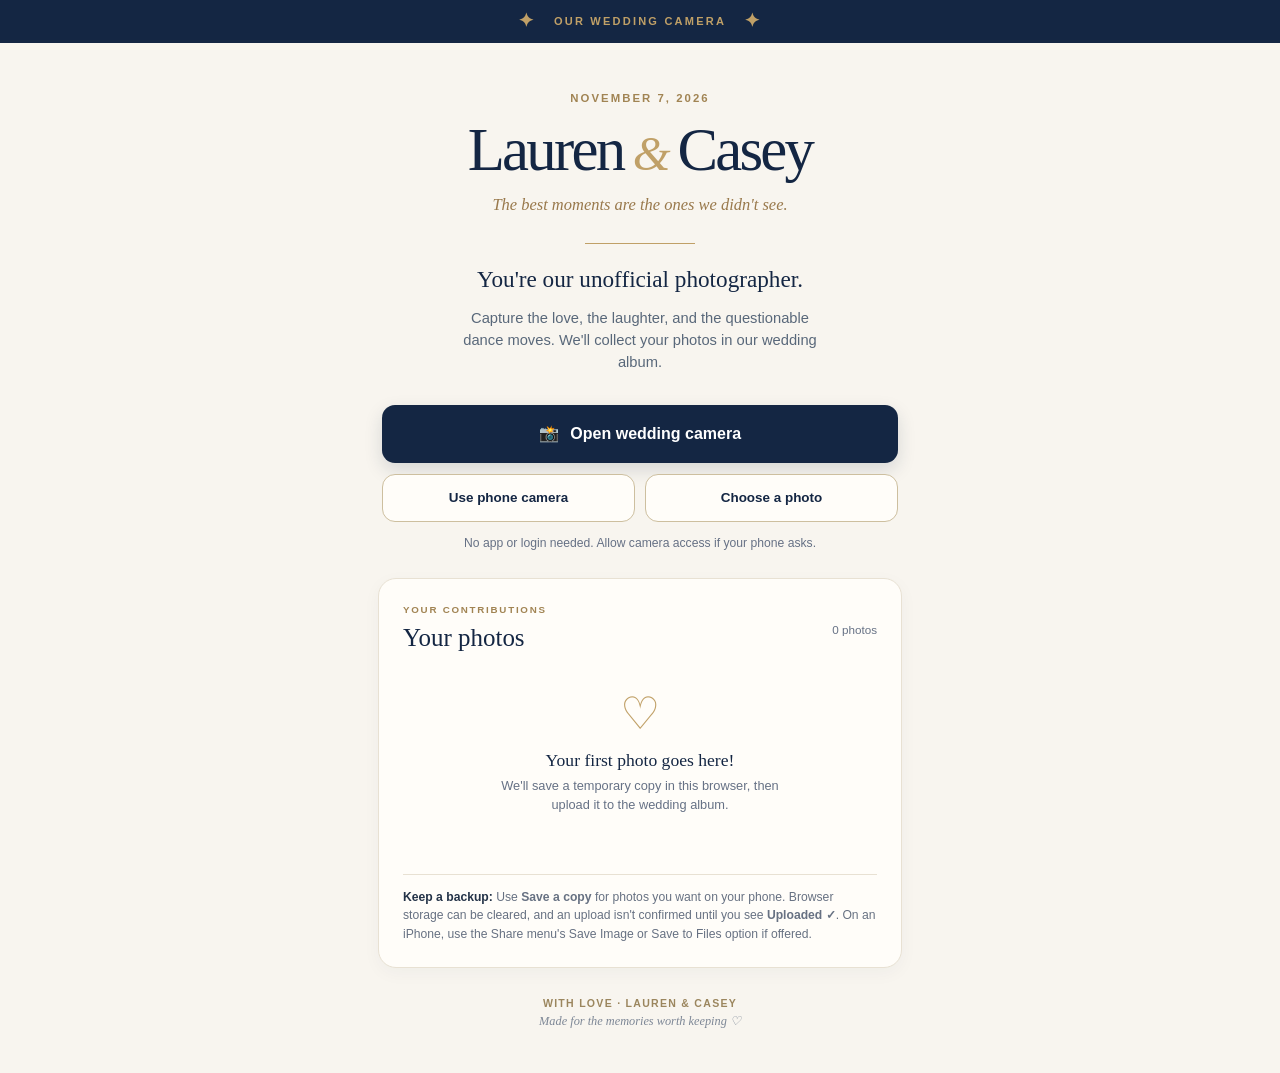
<file: index.html>
<!doctype html>
<html lang="en">
<head>
  <meta charset="utf-8">
  <meta name="viewport" content="width=device-width, initial-scale=1, viewport-fit=cover">
  <meta name="theme-color" content="#142643">
  <meta name="description" content="Take a photo and share it with Lauren & Casey on their wedding day.">
  <title>Lauren & Casey's Wedding Camera</title>
  <link rel="stylesheet" href="style.css">
</head>
<body>
  <header class="topline"><span class="sparkle">✦</span><span>OUR WEDDING CAMERA</span><span class="sparkle">✦</span></header>
  <main class="app">
    <section class="hero" aria-labelledby="main-title">
      <p class="eyebrow" id="weddingDate">NOVEMBER 7, 2026</p>
      <h1 id="main-title">Lauren <span class="amp">&</span> Casey</h1>
      <p class="hero-tag">The best moments are the ones we didn't see.</p>
      <div class="hairline"></div>
      <h2>You're our unofficial photographer.</h2>
      <p>Capture the love, the laughter, and the questionable dance moves. We'll collect your photos in our wedding album.</p>
    </section>

    <section class="actions" aria-label="Take or select wedding pictures">
      <button type="button" class="btn primary" id="liveCamButton"><span aria-hidden="true">📸</span> Open wedding camera</button>
      <div class="secondaries">
        <button type="button" class="btn secondary" id="phoneCamButton">Use phone camera</button>
        <button type="button" class="btn secondary" id="libraryButton">Choose a photo</button>
      </div>
      <input id="nativeCameraInput" type="file" accept="image/*" capture="environment" hidden>
      <input id="libraryInput" type="file" accept="image/*" multiple hidden>
      <p class="hint">No app or login needed. Allow camera access if your phone asks.</p>
    </section>

    <section id="alerts" class="alerts" aria-live="polite" aria-atomic="false"></section>

    <section class="album" aria-labelledby="album-title">
      <div class="album-head"><div><p class="eyebrow">YOUR CONTRIBUTIONS</p><h2 id="album-title">Your photos</h2></div><span class="count" id="photoCount">0 photos</span></div>
      <div id="emptyState" class="empty">
        <span aria-hidden="true" class="empty-icon">♡</span>
        <p>Your first photo goes here!</p>
        <small>We'll save a temporary copy in this browser, then upload it to the wedding album.</small>
      </div>
      <div id="photoList" class="photo-list"></div>
      <p class="safety"><strong>Keep a backup:</strong> Use <b>Save a copy</b> for photos you want on your phone. Browser storage can be cleared, and an upload isn't confirmed until you see <b>Uploaded ✓</b>. On an iPhone, use the Share menu's Save Image or Save to Files option if offered.</p>
    </section>

    <footer>WITH LOVE · LAUREN & CASEY<br><span>Made for the memories worth keeping ♡</span></footer>
  </main>

  <div class="camera-overlay hidden" id="cameraOverlay" role="dialog" aria-modal="true" aria-label="Wedding camera">
    <div class="camera-panel">
      <div class="camera-toolbar"><span>✦ WEDDING CAMERA</span><button type="button" class="icon-button" id="closeCamera" aria-label="Close camera">✕</button></div>
      <div class="camera-preview"><video id="cameraVideo" autoplay muted playsinline></video><div class="camera-watermark">L ♡ C</div></div>
      <p id="cameraError" class="camera-error" role="status"></p>
      <div class="camera-controls"><button type="button" class="flip-button" id="flipCamera" aria-label="Switch camera">↻<small>Flip</small></button><button type="button" id="shutterButton" class="shutter" aria-label="Take a picture"><span></span></button><span class="control-spacer"></span></div>
      <p class="camera-caption">After you snap, we'll upload automatically. Save a copy too!</p>
    </div>
  </div>

  <script src="config.js"></script>
  <script src="app.js"></script>
</body>
</html>
</file>
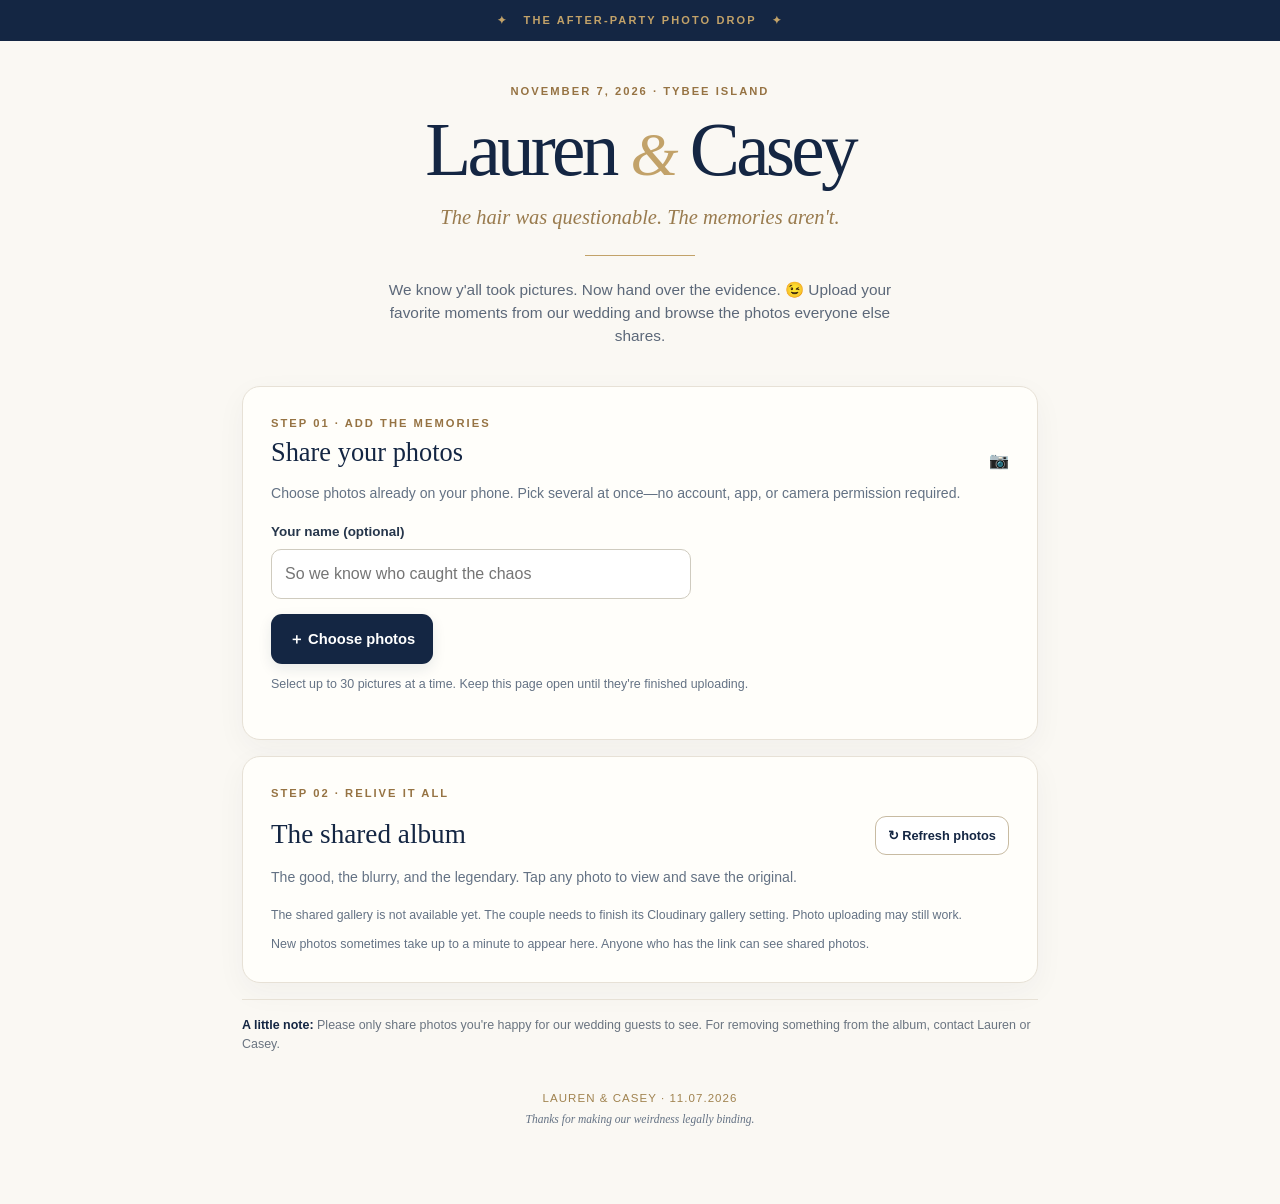
<file: album.html>
<!doctype html>
<html lang="en">
<head>
<meta charset="utf-8">
<meta name="viewport" content="width=device-width,initial-scale=1,viewport-fit=cover">
<meta name="theme-color" content="#142643">
<meta name="description" content="Share and view wedding pictures from Lauren & Casey's wedding, November 7, 2026.">
<title>Lauren & Casey | The Wedding Album</title>
<style>
:root{--navy:#142643;--navy2:#274368;--gold:#c2a269;--cream:#faf8f3;--paper:#fffefa;--ink:#26364b;--muted:#647284;--line:#e7e1d6;--good:#1c7356;--bad:#ad3b35}
*{box-sizing:border-box}html{scroll-behavior:smooth}body{margin:0;background:var(--cream);color:var(--ink);font-family:-apple-system,BlinkMacSystemFont,'Segoe UI',Arial,sans-serif;line-height:1.5}
button,input{font:inherit}button{cursor:pointer}button:disabled{opacity:.52;cursor:not-allowed}a{color:inherit}button:focus-visible,a:focus-visible,input:focus-visible{outline:3px solid #4f98d9;outline-offset:3px}
.top{background:var(--navy);color:var(--gold);padding:12px 16px;text-align:center;font-size:.69rem;letter-spacing:.19em;font-weight:800}
.wrap{max-width:850px;margin:auto;padding:0 17px 44px}.hero{text-align:center;padding:42px 10px 23px}.eyebrow{color:#967343;text-transform:uppercase;letter-spacing:.18em;font-size:.7rem;font-weight:800;margin:0 0 12px}
h1,h2,h3{font-family:Georgia,'Times New Roman',serif;color:var(--navy);font-weight:400}h1{font-size:clamp(2.6rem,10vw,4.7rem);letter-spacing:-.05em;line-height:1.03;margin:0 0 13px}.amp{color:var(--gold);font-style:italic;font-size:.82em}
.hero .sub{font-family:Georgia,serif;font-size:clamp(1.04rem,3.5vw,1.28rem);font-style:italic;color:#997b4e;margin:0 0 18px}.hero .desc{margin:0 auto;color:#5c6879;max-width:540px;font-size:.96rem}.line{height:1px;background:var(--gold);width:110px;margin:22px auto}
.card{background:var(--paper);border:1px solid var(--line);border-radius:18px;box-shadow:0 9px 30px #2433480b;padding:23px;margin:16px 0}
.head{display:flex;align-items:end;justify-content:space-between;gap:15px;flex-wrap:wrap}.head h2{margin:2px 0 0;font-size:1.65rem}.head .eyebrow{margin:0}.explain{font-size:.88rem;color:var(--muted);margin:10px 0 18px}
.fieldlabel{font-weight:700;font-size:.84rem;display:block;margin:10px 0 7px}input[type=text]{border:1px solid #cfcbbf;border-radius:10px;background:white;color:var(--ink);padding:12px 13px;width:100%;max-width:420px;min-height:45px}input[type=file]{display:none}
.actions{display:flex;gap:10px;flex-wrap:wrap;margin-top:15px}.btn{border-radius:11px;border:1px solid transparent;padding:13px 17px;min-height:48px;font-weight:750;font-size:.92rem}.primary{background:var(--navy);color:white;box-shadow:0 5px 14px #14264318}.secondary{background:white;border-color:#c8bba2;color:var(--navy)}.small{min-height:39px;padding:8px 12px;font-size:.8rem}.micro{font-size:.78rem;color:var(--muted);margin:11px 0 0}
.queuelist{display:grid;gap:9px;margin:17px 0 0}.queueitem{display:flex;gap:11px;align-items:center;background:#f6f4ef;border:1px solid var(--line);padding:9px;border-radius:11px}.queueitem img{width:57px;height:57px;object-fit:cover;background:#e5e5df;border-radius:7px}.queuebody{min-width:0;flex:1}.queueitem strong{font-size:.78rem;display:block;text-overflow:ellipsis;overflow:hidden;white-space:nowrap}.queueitem span{font-size:.77rem;color:var(--muted)}.queueitem .failed{color:var(--bad)}.queueitem .done{color:var(--good)}.queueitem button{background:white;border:1px solid #cec6b6;color:var(--navy);border-radius:7px;padding:7px 9px;font-size:.76rem}
.notice{margin:13px 0 0;border:1px solid #cdd7ce;color:#356d51;background:#f0f8f1;border-radius:9px;padding:11px 12px;font-size:.85rem}.notice.warning{background:#fff8e8;border-color:#e8d8aa;color:#7a5b27}.notice.error{background:#fff2ef;border-color:#eac5bf;color:#9b3933}.hidden{display:none!important}
.galleryHead{display:flex;justify-content:space-between;align-items:end;gap:12px;flex-wrap:wrap;margin-bottom:12px}.galleryHead h2{margin:2px 0 0;font-size:1.7rem}.count{font-size:.77rem;color:var(--muted)}.empty{text-align:center;padding:36px 14px;color:var(--muted);font-size:.9rem}.empty .symbol{font-size:2.1rem;display:block;margin-bottom:8px}
.gallery{display:grid;grid-template-columns:repeat(2,minmax(0,1fr));gap:10px}.photo{min-width:0;overflow:hidden;background:#f4f1eb;border:1px solid var(--line);border-radius:11px}.photo .thumb{display:block;width:100%;aspect-ratio:1/1;background:#e4e0d6;border:0;padding:0;overflow:hidden}.thumb img{width:100%;height:100%;object-fit:cover;display:block;transition:transform .18s}.thumb:hover img{transform:scale(1.03)}.photoMeta{display:flex;align-items:center;justify-content:space-between;gap:5px;padding:8px 9px;color:var(--muted);font-size:.73rem}.photoMeta span{overflow:hidden;white-space:nowrap;text-overflow:ellipsis}.photoMeta button{border:0;background:transparent;font-size:.72rem;color:var(--navy);font-weight:800;padding:4px;white-space:nowrap}
.note{border-top:1px solid var(--line);padding:16px 0 3px;color:#6a7480;font-size:.78rem}.note strong{color:var(--navy)}.footer{text-align:center;font-size:.72rem;color:#a08350;letter-spacing:.09em;padding:21px 0}.footer span{display:block;font-family:Georgia,serif;font-style:italic;letter-spacing:0;color:#647284;margin-top:4px}
.overlay{position:fixed;inset:0;background:#081325ec;z-index:10;display:flex;align-items:center;justify-content:center;padding:15px}.lightbox{max-width:850px;width:100%;max-height:94vh;display:flex;flex-direction:column;gap:11px}.lightbar{display:flex;align-items:center;justify-content:space-between;color:white;gap:15px}.lightbar span{font-size:.82rem}.close{background:#ffffff21;color:white;border:1px solid #ffffff55;border-radius:10px;padding:9px 14px}.lightbox img{display:block;max-width:100%;max-height:73vh;object-fit:contain;margin:auto;border-radius:8px}.lightactions{text-align:center;color:white;font-size:.83rem}.lightactions a{display:inline-block;background:var(--gold);color:#111c2c;text-decoration:none;padding:10px 17px;border-radius:10px;font-weight:800;margin-bottom:4px}
@media(min-width:610px){.wrap{padding:0 27px 55px}.card{padding:28px}.gallery{grid-template-columns:repeat(3,minmax(0,1fr));gap:13px}}
@media(min-width:780px){.gallery{grid-template-columns:repeat(4,minmax(0,1fr))}}
</style>
</head>
<body>
<div class="top">✦ &nbsp; THE AFTER-PARTY PHOTO DROP &nbsp; ✦</div>
<main class="wrap">
  <header class="hero">
    <p class="eyebrow">NOVEMBER 7, 2026 · TYBEE ISLAND</p>
    <h1>Lauren <span class="amp">&</span> Casey</h1>
    <p class="sub">The hair was questionable. The memories aren't.</p>
    <div class="line"></div>
    <p class="desc">We know y'all took pictures. Now hand over the evidence. 😉 Upload your favorite moments from our wedding and browse the photos everyone else shares.</p>
  </header>
  <section class="card" aria-labelledby="uploadTitle">
    <div class="head"><div><p class="eyebrow">STEP 01 · ADD THE MEMORIES</p><h2 id="uploadTitle">Share your photos</h2></div><span aria-hidden="true">📷</span></div>
    <p class="explain">Choose photos already on your phone. Pick several at once—no account, app, or camera permission required.</p>
    <label class="fieldlabel" for="guestName">Your name (optional)</label>
    <input id="guestName" type="text" maxlength="40" autocomplete="name" placeholder="So we know who caught the chaos">
    <input type="file" id="photoInput" accept="image/*,.heic,.heif" multiple>
    <div class="actions"><button id="chooseBtn" class="btn primary" type="button">＋ Choose photos</button><button id="uploadBtn" class="btn secondary hidden" type="button">Upload selected photos</button></div>
    <p class="micro">Select up to 30 pictures at a time. Keep this page open until they're finished uploading.</p>
    <div id="status" aria-live="polite" aria-atomic="false"></div>
    <div id="queue" class="queuelist" aria-live="polite"></div>
  </section>
  <section class="card" id="photos" aria-labelledby="galleryTitle">
    <div class="galleryHead"><div><p class="eyebrow">STEP 02 · RELIVE IT ALL</p><h2 id="galleryTitle">The shared album</h2></div><button id="refreshBtn" class="btn secondary small" type="button">↻ Refresh photos</button></div>
    <p class="explain">The good, the blurry, and the legendary. Tap any photo to view and save the original.</p>
    <div id="galleryStatus" class="count" role="status">Checking for wedding photos…</div>
    <div id="gallery" class="gallery" aria-live="polite"></div>
    <div id="empty" class="empty hidden"><span class="symbol">✦</span>No photos to show yet.<p>Be the first to spill the photographic evidence!</p></div>
    <p class="micro">New photos sometimes take up to a minute to appear here. Anyone who has the link can see shared photos.</p>
  </section>
  <p class="note"><strong>A little note:</strong> Please only share photos you're happy for our wedding guests to see. For removing something from the album, contact Lauren or Casey.</p>
  <footer class="footer">LAUREN & CASEY · 11.07.2026 <span>Thanks for making our weirdness legally binding.</span></footer>
</main>
<div id="overlay" class="overlay hidden" role="dialog" aria-modal="true" aria-label="View photo">
  <div class="lightbox">
    <div class="lightbar"><span id="lightLabel">Wedding memory</span><button id="closeLight" class="close" type="button">✕ Close</button></div>
    <img id="lightImage" alt="Shared wedding picture">
    <div class="lightactions"><a id="originalLink" href="#" target="_blank" rel="noopener noreferrer">Open original photo</a><div>On iPhone, press and hold the opened image to save it to Photos.</div></div>
  </div>
</div>
<script>
'use strict';
(() => {
  // Public Cloudinary values from the existing wedding camera (NOT an API secret).
  const CLOUD = 'lsxygthd';
  const PRESET = 'lauren_casey_wedding_2026';
  const TAG = 'lauren_casey_shared_album_2026';
  const ROOT = `https://res.cloudinary.com/${CLOUD}`;
  const LIST = `${ROOT}/image/list/${TAG}.json`;
  const UPLOAD = `https://api.cloudinary.com/v1_1/${CLOUD}/image/upload`;
  const $ = id => document.getElementById(id);
  const queue = [];
  let uploading = false, galleryAccessible = false, galleryAssets = [], recent = [];
  const MAX_BATCH = 30;
  const MAX_BYTES = 9 * 1024 * 1024; // Compress unusually large files for common free-tier upload limits.

  function status(message, kind = '') {
    const box = $('status'); box.replaceChildren();
    if (!message) return;
    const p = document.createElement('p'); p.className = `notice ${kind}`.trim(); p.textContent = message; box.append(p);
  }
  function setGalleryStatus(message) { $('galleryStatus').textContent = message; }
  function formatSize(n) { return n >= 1024*1024 ? `${(n/(1024*1024)).toFixed(1)} MB` : `${Math.max(1,Math.round(n/1024))} KB`; }
  function formatName(str) { return (str || '').replace(/[=|\\\r\n]/g,' ').trim().slice(0,40); }
  function encodedId(id) { return String(id).split('/').map(encodeURIComponent).join('/'); }
  function resourceUrl(asset, transforms = '') {
    const v = asset.version ? `v${asset.version}/` : '';
    const fmt = asset.format ? `.${asset.format}` : '';
    return `${ROOT}/image/upload/${transforms ? transforms + '/' : ''}${v}${encodedId(asset.public_id)}${fmt}`;
  }
  function downloadUrl(asset) { return resourceUrl(asset); }
  function thumbUrl(asset, width=720) { return resourceUrl(asset, `f_auto,q_auto,c_limit,w_${width}`); }
  function submitControls() {
    $('uploadBtn').classList.toggle('hidden', !queue.some(x => x.state==='ready'||x.state==='failed'));
    $('uploadBtn').disabled = uploading;
    $('uploadBtn').textContent = uploading ? 'Uploading…' : 'Upload selected photos';
    $('chooseBtn').disabled = uploading;
  }
  function queueRender() {
    const parent = $('queue'); parent.replaceChildren();
    queue.forEach((item, index) => {
      const row = document.createElement('div'); row.className='queueitem';
      const image = document.createElement('img'); image.alt='Selected picture'; image.src=item.preview;
      const body = document.createElement('div'); body.className='queuebody';
      const name=document.createElement('strong'); name.textContent=item.file.name;
      const state=document.createElement('span'); state.className=item.state==='failed'?'failed':(item.state==='done'?'done':'');
      state.textContent=({ready:'Ready to share',sending:'Uploading…',done:'Uploaded ✓',failed:'Upload failed — tap Retry'})[item.state] || item.state;
      const detail=document.createElement('span'); detail.textContent=' · ' + formatSize(item.file.size);
      body.append(name,state,detail);
      row.append(image,body);
      if ((item.state==='ready'||item.state==='failed')&&!uploading) {
        const remove = document.createElement('button'); remove.textContent='Remove';remove.type='button';
        remove.onclick=()=>{URL.revokeObjectURL(item.preview);queue.splice(index,1);queueRender();};row.append(remove);
      }
      parent.append(row);
    });
    submitControls();
  }
  $('chooseBtn').onclick=()=>$('photoInput').click();
  $('photoInput').onchange=e=>{
    const files=Array.from(e.target.files||[]);e.target.value='';
    let added=0;
    for(const file of files) {
      if(queue.filter(x=>x.state!=='done').length>=MAX_BATCH)break;
      if(!file.type.startsWith('image/') && !/\.(heic|heif|jpg|jpeg|png|webp|gif|avif)$/i.test(file.name))continue;
      queue.push({file, preview:URL.createObjectURL(file), state:'ready'});added++;
    }
    status(added?`${added} photo${added===1?'':'s'} selected. Tap “Upload selected photos” when ready.`:'No supported photos selected.',added?'':'warning');
    if(added<files.length) status(`Selected ${added} photos. Add up to ${MAX_BATCH} at a time; unsupported files were skipped.`,'warning');
    queueRender();
  };
  function canvasBlob(canvas, type, quality) {return new Promise((resolve,reject)=>canvas.toBlob(blob=>blob?resolve(blob):reject(new Error('Could not resize photo.')),type,quality));}
  async function maybeShrink(file) {
    if(file.size<=MAX_BYTES)return file;
    const loaded = await new Promise((resolve,reject)=>{
      const img=new Image(), url=URL.createObjectURL(file);
      img.onload=()=>{URL.revokeObjectURL(url);resolve(img)};
      img.onerror=()=>{URL.revokeObjectURL(url);reject(new Error('This large photo could not be resized on your phone. Try a smaller version.'))};
      img.src=url;
    });
    const scale=Math.min(1,3000/Math.max(loaded.naturalWidth,loaded.naturalHeight));
    const canvas=document.createElement('canvas'); canvas.width=Math.max(1,Math.round(loaded.naturalWidth*scale));canvas.height=Math.max(1,Math.round(loaded.naturalHeight*scale));
    canvas.getContext('2d').drawImage(loaded,0,0,canvas.width,canvas.height);
    const blob=await canvasBlob(canvas,'image/jpeg',.87);
    if(blob.size>MAX_BYTES)throw new Error('This picture is too large. Try a smaller photo or screenshot.');
    return new File([blob],file.name.replace(/\.[^.]+$/,'')+'.jpg',{type:'image/jpeg'});
  }
  async function uploadOne(item, who) {
    item.state='sending';queueRender();
    const file=await maybeShrink(item.file);
    const form=new FormData();form.append('file',file,file.name);
    form.append('upload_preset',PRESET);
    form.append('tags',TAG);
    if(who)form.append('context',`photographer=${formatName(who)}`);
    const controller=new AbortController();const timer=setTimeout(()=>controller.abort(),90000);
    try {
      const resp=await fetch(UPLOAD,{method:'POST',body:form,signal:controller.signal});
      const payload=await resp.json().catch(()=>({}));
      if(!resp.ok||!payload.secure_url)throw new Error(String(payload?.error?.message||`Upload returned ${resp.status}`).slice(0,160));
      recent.unshift({public_id:payload.public_id,version:payload.version,format:payload.format,created_at:payload.created_at,context:{custom:{photographer:who}}});
      item.state='done';return true;
    } finally {clearTimeout(timer);}
  }
  $('uploadBtn').onclick=async()=>{
    if(uploading)return;
    const batch=queue.filter(x=>x.state==='ready'||x.state==='failed');if(!batch.length)return;
    uploading=true;submitControls();
    const who=formatName($('guestName').value);
    let successes=0;
    for(let i=0;i<batch.length;i++) {
      const item=batch[i];status(`Uploading photo ${i+1} of ${batch.length}… Please keep this tab open.`);
      try {await uploadOne(item,who);successes++;}
      catch(err) {item.state='failed';item.error=err.name==='AbortError'?'Upload timed out.':String(err.message||'Check your internet connection.');}
      queueRender();
    }
    uploading=false;queueRender();
    const failed=batch.length-successes;
    status(failed?`${successes} uploaded, ${failed} failed. You can retry the failed photos. First error: ${batch.find(x=>x.state==='failed')?.error||'Upload error'}`:`Success! ${successes} photo${successes===1?'':'s'} saved to the wedding album. They can take up to a minute to appear below.`,failed?'error':'');
    if(successes){ $('photos').scrollIntoView({behavior:'smooth',block:'start'}); await loadGallery(); }
  };
  window.addEventListener('beforeunload',e=>{if(uploading){e.preventDefault();e.returnValue='';}});

  function viewPhoto(asset) {
    $('lightImage').src=thumbUrl(asset,1600);
    $('lightLabel').textContent=asset.context?.custom?.photographer?`Shared by ${asset.context.custom.photographer}`:'A wedding memory';
    $('originalLink').href=downloadUrl(asset);
    $('overlay').classList.remove('hidden');document.body.style.overflow='hidden';$('closeLight').focus();
  }
  function closePhoto() {$('overlay').classList.add('hidden');$('lightImage').removeAttribute('src');document.body.style.overflow='';}
  $('closeLight').onclick=closePhoto;
  $('overlay').addEventListener('click',e=>{if(e.target===$('overlay'))closePhoto();});
  document.addEventListener('keydown',e=>{if(e.key==='Escape')closePhoto();});
  function renderGallery() {
    if(!galleryAccessible)return;
    const byId=new Map();for(const asset of [...recent,...galleryAssets]){if(asset&&asset.public_id)byId.set(asset.public_id,asset);}
    const all=[...byId.values()].sort((a,b)=>Date.parse(b.created_at||'')-Date.parse(a.created_at||''));
    $('gallery').replaceChildren();$('empty').classList.toggle('hidden',all.length>0);
    setGalleryStatus(`${all.length} shared photo${all.length===1?'':'s'}`);
    for(const asset of all) {
      const card=document.createElement('article');card.className='photo';
      const btn=document.createElement('button');btn.className='thumb';btn.type='button';btn.setAttribute('aria-label','Open wedding photo');
      const img=document.createElement('img');img.loading='lazy';img.decoding='async';img.alt='Photo shared by a wedding guest';img.src=thumbUrl(asset,600);
      btn.append(img);btn.onclick=()=>viewPhoto(asset);
      const row=document.createElement('div');row.className='photoMeta';
      const from=document.createElement('span');from.textContent=asset.context?.custom?.photographer||'A wedding guest';
      const save=document.createElement('button');save.textContent='View / save';save.type='button';save.onclick=()=>viewPhoto(asset);
      row.append(from,save);card.append(btn,row);$('gallery').append(card);
    }
  }
  async function loadGallery() {
    $('refreshBtn').disabled=true;setGalleryStatus('Loading wedding memories…');
    try {
      const res=await fetch(`${LIST}?refresh=${Date.now()}`,{cache:'no-store'});
      if(res.status===404) { galleryAccessible=true;galleryAssets=[];renderGallery();return; }
      if(!res.ok) throw new Error(`Gallery service returned ${res.status}. The owner may need to enable Cloudinary's Resource list setting.`);
      const json=await res.json();if(!Array.isArray(json.resources))throw new Error('The photo list was not in the expected format.');
      galleryAccessible=true;galleryAssets=json.resources;renderGallery();
    } catch(error) {
      galleryAccessible=false;$('gallery').replaceChildren();$('empty').classList.add('hidden');
      setGalleryStatus('The shared gallery is not available yet. The couple needs to finish its Cloudinary gallery setting. Photo uploading may still work.');
      // Log technical detail for troubleshooting, without showing account details to guests.
      console.warn('Shared album listing:',error);
    } finally {$('refreshBtn').disabled=false;}
  }
  $('refreshBtn').onclick=loadGallery;
  loadGallery();
})();
</script>
</body>
</html>
</file>
<file: style.css>
:root{--navy:#142643;--navy2:#213b61;--gold:#c0a067;--cream:#f8f5ef;--white:#fffdf9;--ink:#243348;--muted:#667185;--line:#e8e1d3;--ok:#1b7352;--bad:#a24436}
*{box-sizing:border-box}html{background:var(--cream)}body{margin:0;color:var(--ink);font-family:ui-sans-serif,-apple-system,BlinkMacSystemFont,"Segoe UI",Arial,sans-serif;line-height:1.5}button{font:inherit;cursor:pointer}button:disabled{cursor:not-allowed;opacity:.55}.topline{background:var(--navy);color:var(--gold);display:flex;gap:18px;justify-content:center;align-items:center;letter-spacing:.2em;font-size:.69rem;font-weight:700;min-height:43px}.sparkle{font-size:1.2rem}.app{max-width:560px;margin:0 auto;padding:0 18px 22px}.hero{text-align:center;padding:31px 13px 13px}.eyebrow{color:#a18453;font-size:.71rem;letter-spacing:.18em;font-weight:800;margin:0 0 11px;text-transform:uppercase}h1{font-family:Georgia,"Times New Roman",serif;font-weight:400;color:var(--navy);font-size:clamp(2.4rem,9vw,3.8rem);letter-spacing:-.045em;line-height:1.06;margin:0 0 11px}.amp{font-style:italic;color:var(--gold);font-size:.8em}h2{font-family:Georgia,"Times New Roman",serif;font-size:1.45rem;color:var(--navy);font-weight:400;margin:8px 0}.hero-tag{font-family:Georgia,"Times New Roman",serif;font-size:1.03rem;font-style:italic;color:#99794c;margin:0}.hairline{width:110px;height:1px;background:var(--gold);margin:25px auto 18px}.hero>p:last-child{color:#59687a;font-size:.92rem;max-width:365px;margin:10px auto 0}.actions{padding:19px 4px 13px}.btn{border-radius:13px;min-height:58px;padding:13px 15px;font-size:1rem;font-weight:700;border:1px solid transparent}.btn:focus-visible,.photo-buttons button:focus-visible,.icon-button:focus-visible,.flip-button:focus-visible,.shutter:focus-visible{outline:3px solid #6bbbdc;outline-offset:3px}.primary{width:100%;background:var(--navy);color:white;box-shadow:0 7px 18px #14264325}.primary span{margin-right:7px}.secondaries{display:grid;grid-template-columns:1fr 1fr;gap:10px;margin-top:11px}.secondary{font-size:.84rem;color:var(--navy);background:var(--white);border-color:#cdbf9f;min-height:48px}.hint{text-align:center;color:var(--muted);font-size:.76rem;margin:12px 4px 0}.alerts:empty{display:none}.notice{margin:12px 0;border:1px solid #d7c8a7;border-radius:11px;background:#fff9e9;padding:11px 13px;font-size:.84rem;color:#69532e}.notice.error{border-color:#e4bbb7;background:#fff0ee;color:#8f352d}.notice.success{border-color:#b5d8c8;background:#ecf9f1;color:#16583b}.album{background:var(--white);border-radius:18px;border:1px solid var(--line);padding:18px 15px 13px;box-shadow:0 5px 18px #1628420a;margin-top:12px}.album-head{display:flex;justify-content:space-between;align-items:center;gap:10px}.album-head .eyebrow{font-size:.61rem;margin:0}.album-head h2{margin:2px 0 0;font-size:1.56rem}.count{font-size:.73rem;color:var(--muted);white-space:nowrap}.empty{text-align:center;padding:35px 21px 28px;color:#667185}.empty-icon{font-family:Georgia,serif;font-size:2.8rem;color:var(--gold);display:block;line-height:1}.empty p{font-family:Georgia,serif;font-size:1.1rem;color:var(--navy);margin:11px 0 2px}.empty small{display:block;max-width:290px;margin:auto;font-size:.8rem}.photo-list{display:grid;grid-template-columns:1fr;gap:11px;padding:12px 0}.photo-card{display:grid;grid-template-columns:94px 1fr;gap:12px;align-items:start;border:1px solid var(--line);border-radius:12px;padding:8px;background:#fff}.photo-card img{width:94px;height:112px;object-fit:cover;border-radius:8px;background:#eee}.photo-right{min-width:0;align-self:center}.photo-status{font-size:.83rem;font-weight:800;margin:0;color:#735529}.photo-status.uploaded{color:var(--ok)}.photo-status.failed{color:var(--bad)}.photo-details{font-size:.72rem;margin:4px 0 8px;color:var(--muted);line-height:1.35;overflow-wrap:anywhere}.photo-buttons{display:flex;gap:7px;flex-wrap:wrap}.photo-buttons button{font-size:.72rem;font-weight:700;padding:7px 9px;border-radius:7px;border:1px solid #c7cdd3;background:white;color:var(--navy)}.photo-buttons .retry{background:var(--navy);color:white;border-color:var(--navy)}.photo-buttons .remove{color:var(--bad)}.safety{border-top:1px solid var(--line);padding-top:13px;margin:8px 0 0;font-size:.76rem;color:#677182}.safety strong{color:var(--ink)}footer{text-align:center;padding:28px 5px 8px;color:#9b865e;font-size:.66rem;letter-spacing:.12em;font-weight:700}footer span{font-family:Georgia,serif;font-style:italic;letter-spacing:0;color:#7d8796;font-weight:400;font-size:.77rem}.hidden{display:none!important}.camera-overlay{position:fixed;inset:0;background:#060c16ea;z-index:100;display:flex;align-items:center;justify-content:center;padding:15px}.camera-panel{background:#13233b;color:white;border-radius:16px;max-width:540px;width:100%;padding:13px}.camera-toolbar{display:flex;align-items:center;justify-content:space-between;color:#e3cc9d;letter-spacing:.16em;font-size:.72rem;font-weight:800;margin:0 0 10px 4px}.icon-button{background:transparent;border:0;font-size:1.3rem;color:white;padding:4px 9px}.camera-preview{position:relative;background:#05080c;border-radius:12px;overflow:hidden;aspect-ratio:3/4;max-height:55vh;display:flex;align-items:center;justify-content:center}.camera-preview video{width:100%;height:100%;object-fit:cover}.camera-watermark{position:absolute;bottom:14px;left:0;right:0;text-align:center;color:#ffffffb0;font-family:Georgia,serif;letter-spacing:.25em;font-size:1.1rem;pointer-events:none}.camera-controls{display:flex;align-items:center;justify-content:space-around;padding:16px 0 4px}.flip-button,.control-spacer{width:66px}.flip-button{background:transparent;border:0;color:white;font-size:1.65rem}.flip-button small{display:block;font-size:.63rem}.shutter{width:73px;height:73px;border:4px solid white;background:transparent;border-radius:50%;padding:5px}.shutter span{display:block;width:100%;height:100%;background:white;border-radius:50%}.camera-caption{text-align:center;font-size:.75rem;color:#d7dae0;margin:8px 0 0}.camera-error{font-size:.85rem;text-align:center;color:#ffe1b1;margin:8px 4px}.camera-error:empty{display:none}@media (min-width:500px){.hero{padding-top:47px}.app{padding-bottom:35px}.album{padding:24px}.photo-card{grid-template-columns:112px 1fr}.photo-card img{width:112px;height:126px}}@media (max-width:350px){.photo-card{grid-template-columns:76px 1fr}.photo-card img{width:76px}.photo-buttons button{font-size:.65rem;padding:6px}}
</file>
